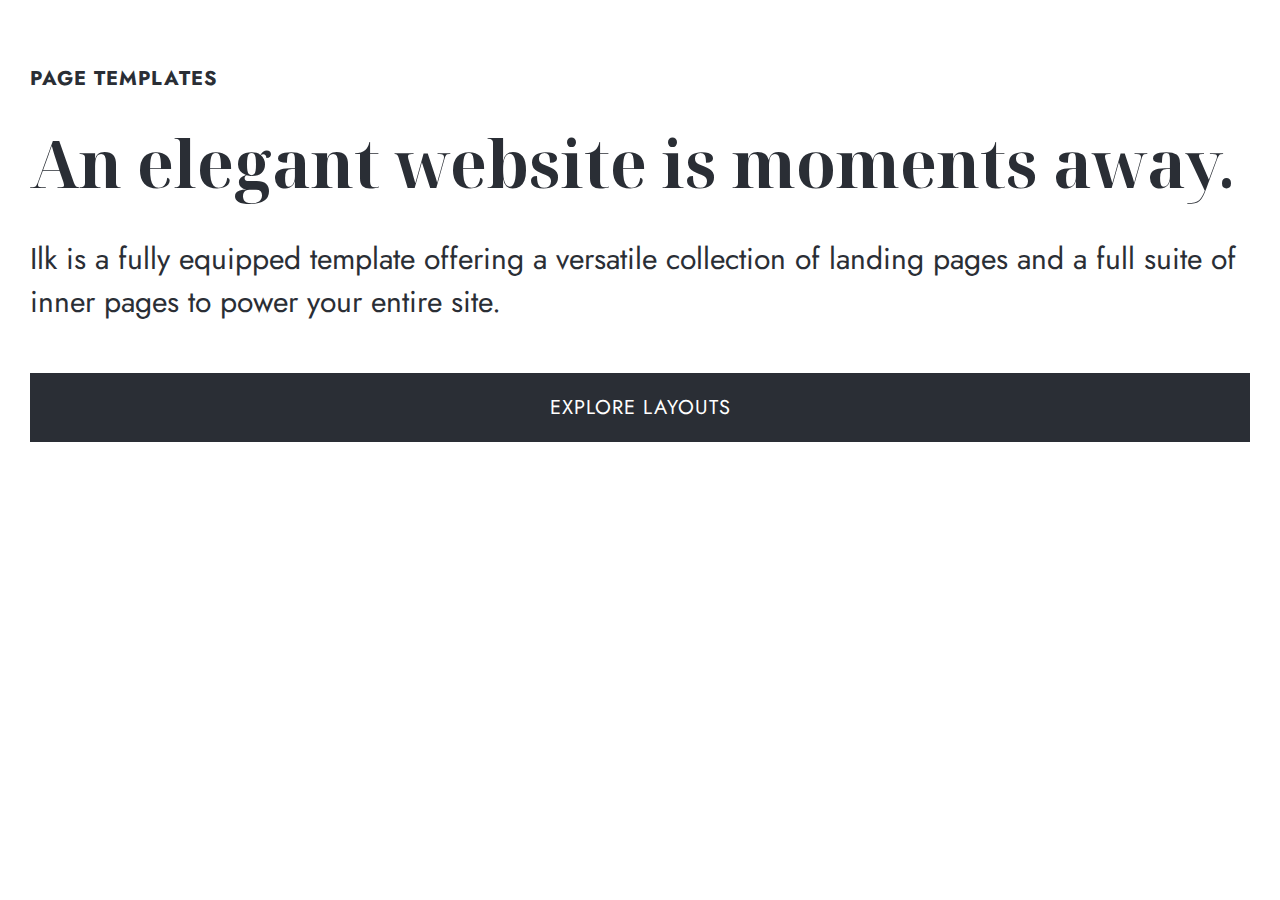
<file: index.html>
<!DOCTYPE html>
<html lang="en">
<head>
    <meta charset="UTF-8">
    <meta http-equiv="X-UA-Compatible" content="IE=edge">
    <meta name="viewport" content="width=device-width, initial-scale=1.0">
    <link rel="stylesheet" href="style.css">
    <link rel="preconnect" href="https://fonts.googleapis.com">
<link rel="preconnect" href="https://fonts.gstatic.com" crossorigin>
<link href="https://fonts.googleapis.com/css2?family=Playfair:wght@300;400&display=swap" rel="stylesheet">
<link rel="preconnect" href="https://fonts.googleapis.com">
<link rel="preconnect" href="https://fonts.gstatic.com" crossorigin>
<link href="https://fonts.googleapis.com/css2?family=Montserrat:wght@300;400&display=swap" rel="stylesheet">
<link rel="preconnect" href="https://fonts.googleapis.com">
<link rel="preconnect" href="https://fonts.gstatic.com" crossorigin>
<link href="https://fonts.googleapis.com/css2?family=Poppins:wght@300;400&display=swap" rel="stylesheet">
<link rel="preconnect" href="https://fonts.googleapis.com">
<link rel="preconnect" href="https://fonts.gstatic.com" crossorigin>
<link href="https://fonts.googleapis.com/css2?family=Jost:wght@300;400&display=swap" rel="stylesheet">
<link rel="preconnect" href="https://fonts.googleapis.com">
<link rel="preconnect" href="https://fonts.gstatic.com" crossorigin>
<link href="https://fonts.googleapis.com/css2?family=Noto+Serif+Display:wght@300;400;500;600;700&display=swap" rel="stylesheet">
    <title>Interface 11
    </title>
</head>
<body>
<h4>Page templates</h4>  

<div class="container">
<h1>An elegant website is moments away.</h1>
<p>Ilk is a fully equipped template offering a versatile collection of landing pages and a full suite of inner pages to power your entire site.</p>

<div class="button">

<button>Explore layouts</button>

</div>

</div>

</body>
</html>
</file>
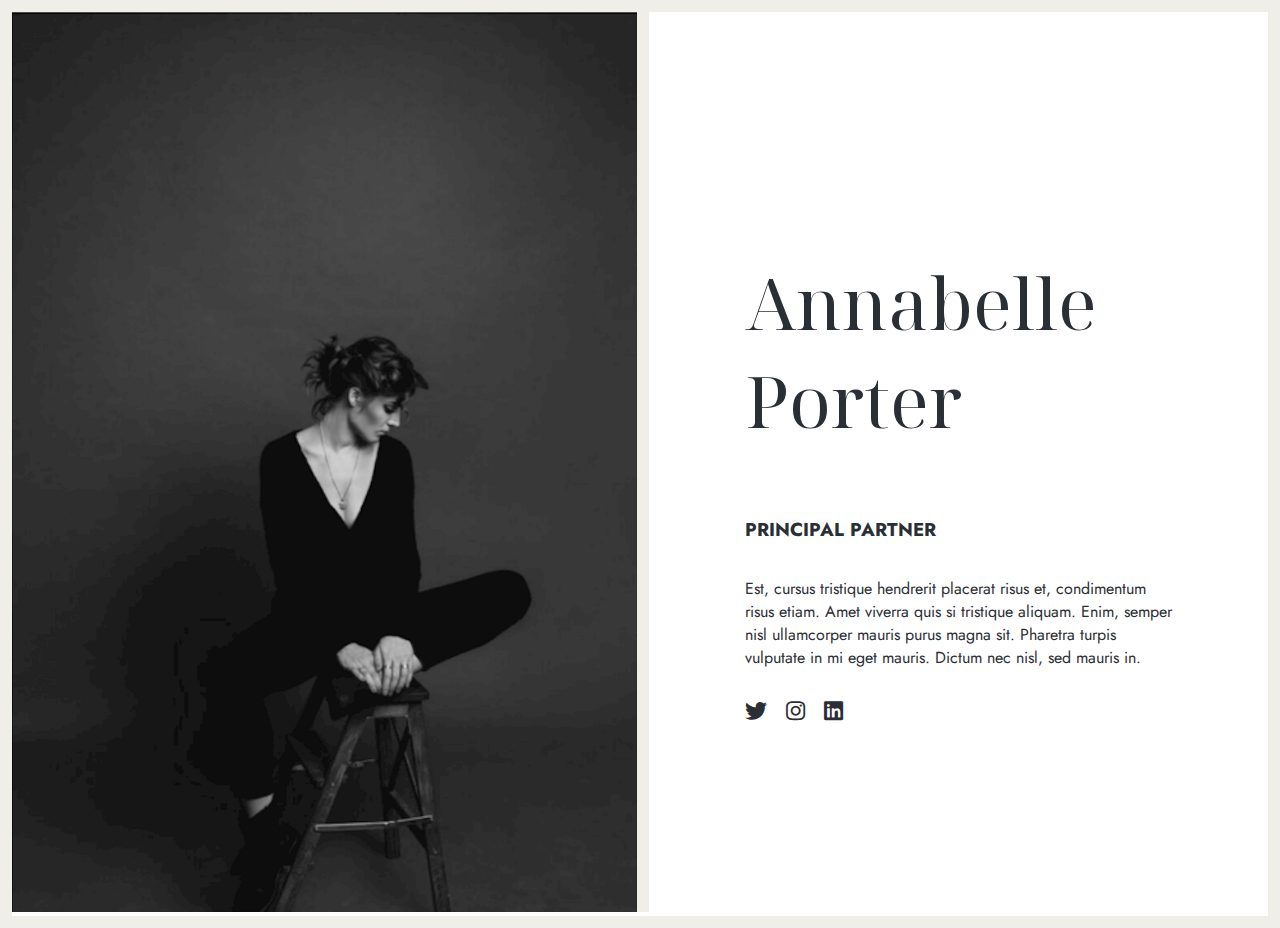
<file: complex/index.html>
<!DOCTYPE html>
<html lang="en">
<head>
    <meta charset="UTF-8">
    <meta http-equiv="X-UA-Compatible" content="IE=edge">
    <meta name="viewport" content="width=device-width, initial-scale=1.0">
    <link href="https://fonts.googleapis.com/css2?family=Playfair:wght@300;400&display=swap" rel="stylesheet">
<link rel="preconnect" href="https://fonts.googleapis.com">
<link rel="preconnect" href="https://fonts.gstatic.com" crossorigin>
<link href="https://fonts.googleapis.com/css2?family=Montserrat:wght@300;400&display=swap" rel="stylesheet">
<link rel="preconnect" href="https://fonts.googleapis.com">
<link rel="preconnect" href="https://fonts.gstatic.com" crossorigin>
<link href="https://fonts.googleapis.com/css2?family=Poppins:wght@300;400&display=swap" rel="stylesheet">
<link rel="preconnect" href="https://fonts.googleapis.com">
<link rel="preconnect" href="https://fonts.gstatic.com" crossorigin>
<link href="https://fonts.googleapis.com/css2?family=Jost:wght@300;400&display=swap" rel="stylesheet">
<link rel="stylesheet" href="https://cdnjs.cloudflare.com/ajax/libs/font-awesome/6.4.0/css/all.min.css">
<link rel="preconnect" href="https://fonts.googleapis.com">
<link rel="preconnect" href="https://fonts.gstatic.com" crossorigin>
<link href="https://fonts.googleapis.com/css2?family=Noto+Serif+Display:wght@300;400;500;600;700&display=swap" rel="stylesheet">
    <link rel="stylesheet" href="style.css">
    <title>Complex interface 8</title>
</head>
<body>
 
<div class="maincontainer">

    <div class="image">
<img src="photo.png" alt="black and white picture of woman seated">
</div>

<div class="text">
<h1>Annabelle<br> Porter</h1>
<h3>Principal partner</h3>
<p>Est, cursus tristique hendrerit placerat risus et, condimentum risus etiam. Amet viverra quis si tristique aliquam. Enim, semper nisl ullamcorper mauris purus magna sit. Pharetra turpis vulputate in mi eget mauris. Dictum nec nisl, sed mauris in.</p>
<div class="icons">

<i class="fa-brands fa-twitter"></i>
<i class="fa-brands fa-instagram"></i>
<i class="fa-brands fa-linkedin"></i>

</div>
</div>    <!-- div text -->
</div> <!-- div main container -->

</body>
</html>
</file>
<file: style.css>
body {
    color: rgb(42 46 53);
    padding-top: 37px;
    margin: 0;
    padding-left: 30px;
    padding-right: 30px;
    padding-bottom: 27px;
}

h1 {
    font-family: 'Noto Serif Display', serif;
    align-items: center; 
    font-size: 65px;
    margin: 0;
}

h4 {
    text-transform: uppercase;
    font-family: 'Jost', sans-serif;
    letter-spacing: 1px;
    font-size: 20px;
}

button {
    background-color: rgb(42 46 53);
    color: white;
    width: 100%;
    padding-top: 20px;
    padding-bottom: 20px;
    border: none;
    text-align: center;
    text-transform: uppercase;
    font-family: 'Jost', sans-serif;
    letter-spacing: 1px;
    font-size: 20px;
    
    
}

p {
    padding-bottom: 20px;
    font-family: 'Jost', sans-serif;
    font-size: 30px;
    
}

.button {
  display: flex;
  justify-content: center;
  align-items: center;
  

}

.container {
    display: flex;
    flex-direction: column;
}
</file>
<file: complex/style.css>
img {
    height: 100vh;
    width: auto;
    border-right: 12px solid rgb(240 238 232);
   
    
}

i {
    padding-right: 15px;
    font-size: 22px;
}

h1 {
    font-family: 'Noto Serif Display', serif;
    font-weight: 400;
    font-size: 72px;
}

h3 {
    text-transform: uppercase;
}

p {
    padding-bottom: 15px;
}

h3, p {
    font-family: 'Jost', sans-serif;
}

body {
    margin: 0;
    border: 12px solid rgb(240 238 232);
    color: rgb(42 46 53);
    height: 100%;
    width: fit-content;
}

.text {
    display: flex;
    flex-direction: column;
    /* border-right: 12px solid rgb(240 238 232); */
    justify-content: center;
    padding-left: 96px;
    padding-right: 96px;
}

/* .image {
    border-right: 12px solid rgb(240 238 232);
} */

.maincontainer {
    display: flex;
    width: 100%;
    

}

@media (max-width: 768px) {
    .maincontainer {
        display: flex;
        flex-direction: column;
        padding-bottom: 30px;
    }

    body {
        border-right: 12px solid rgb(240 238 232); 
        margin: 0;
        height: 100%;
    }

    img {
        width: 100%;
        height: auto;
        border-bottom: 12px solid rgb(240 238 232);
        

    }

    h1 {
        font-size: 50px;
    }
    .text {
        /* border-right: 12px solid rgb(240 238 232); */
        width: auto;
        
    }
}
</file>
